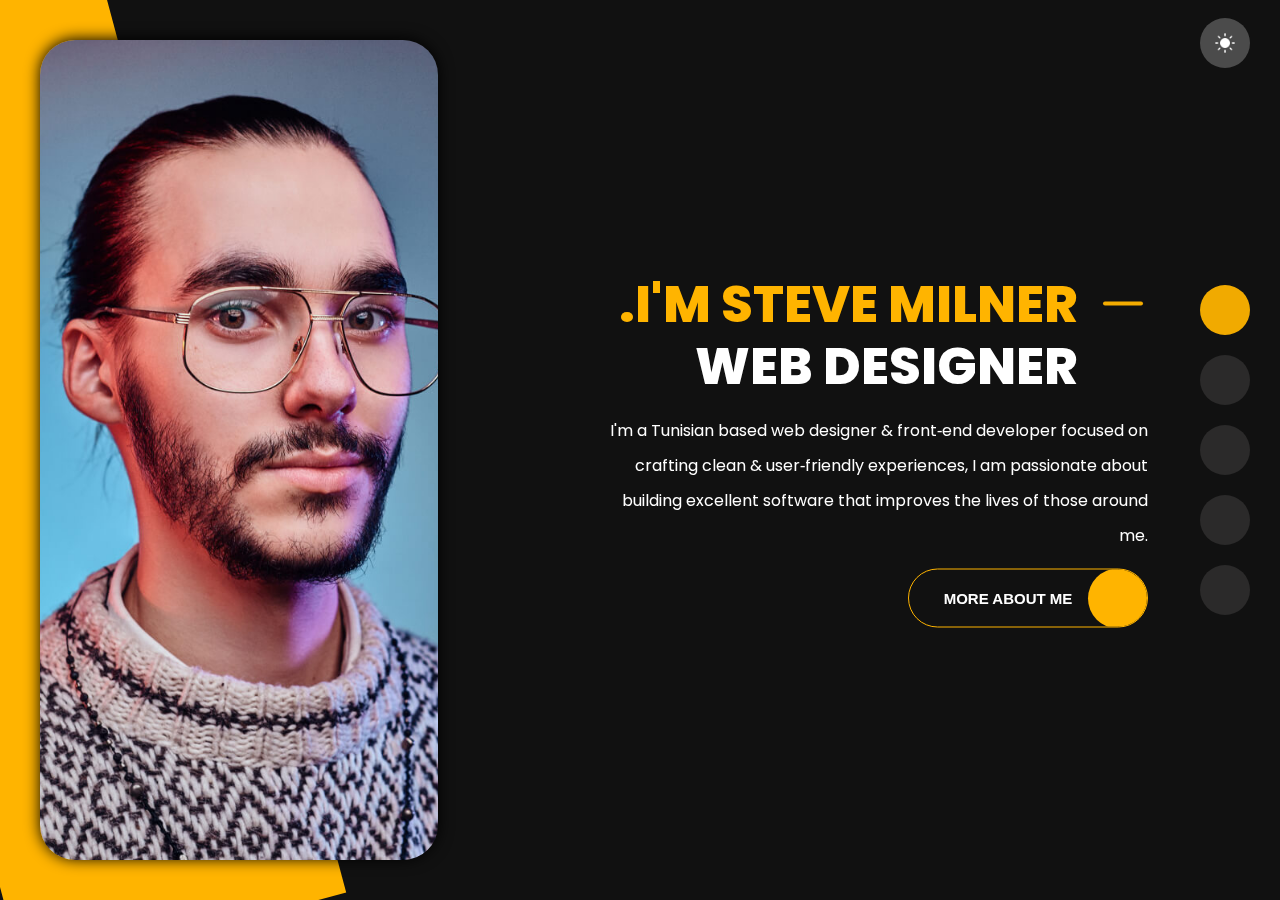
<file: index.html>
<!DOCTYPE html>
<html lang="en">
<head>
    <meta charset="UTF-8">
    <meta name="viewport" content="width=device-width, initial-scale=1.0">
    <title>Netlify: Home</title>
    <link rel="shortcut icon" href="assets/images/favicon.ico" type="image/x-icon">
    <link rel="stylesheet" href="https://cdnjs.cloudflare.com/ajax/libs/font-awesome/6.4.2/css/all.min.css" integrity="sha512-z3gLpd7yknf1YoNbCzqRKc4qyor8gaKU1qmn+CShxbuBusANI9QpRohGBreCFkKxLhei6S9CQXFEbbKuqLg0DA==" crossorigin="anonymous" referrerpolicy="no-referrer" />
    <link rel="stylesheet" href="assets/css/style.css">
    <link rel="stylesheet" href="assets/css/responsive.css">
    
</head>
<body>

    <!--=== switch_handle===-->
    <div id="switch_handle">
        <div class="img_box">
            <div class="img"></div>
        </div>
    </div>
    <!--=== #Navigation===-->
    <div id="nav">




            <!--=== list===-->
        <ul>
            <li class="bg_fill">
                <a href="index.html">
                    <h2>Home</h2>
                <i class="fa fa-home"></i>

            </a></li>
            <li><a href="about.html">
                <h2>about</h2>
                <i class="fa fa-user"></i>
            </a></li>
            <li><a href="portfolio.html">
                <h2>portfolio</h2>
                <i class="fa fa-briefcase"></i>
            </a></li>
            <li><a href="contact.html">
                <h2>contact</h2>
                <i class="fa fa-envelope-open"></i>
            </a></li>
            <li><a href="blog.html">
                <h2>blog</h2>
                <i class="fa fa-comments"></i></a></li>
        </ul>
    </div>

    <!--=== #HOME===-->
    <div id="home">
        <div class="block"></div>

        <div class="container">
            <!--=== left_section===-->
            <div class="left_section">
                <div class="img_box">
                    <div class="img"></div>
                </div>
            </div>
            <!--=== right_section===-->

            <div class="right_section">
                <div class="info_box">
                    <h1><span>.i'm steve milner</span> <br> web designer</h1>
                    <p>
                        I'm a Tunisian based web designer & front‑end developer focused on crafting clean & user‑friendly experiences, I am passionate about building excellent software that improves the lives of those around me.
                        </p>
                        <button>
                            <span>more about me</span>
                            <div class="icon_box fa fa-arrow-right">
                                
                            </div>
                        </button>
                </div>
            </div>
        </div>
    </div>

</body>
</html>
</file>
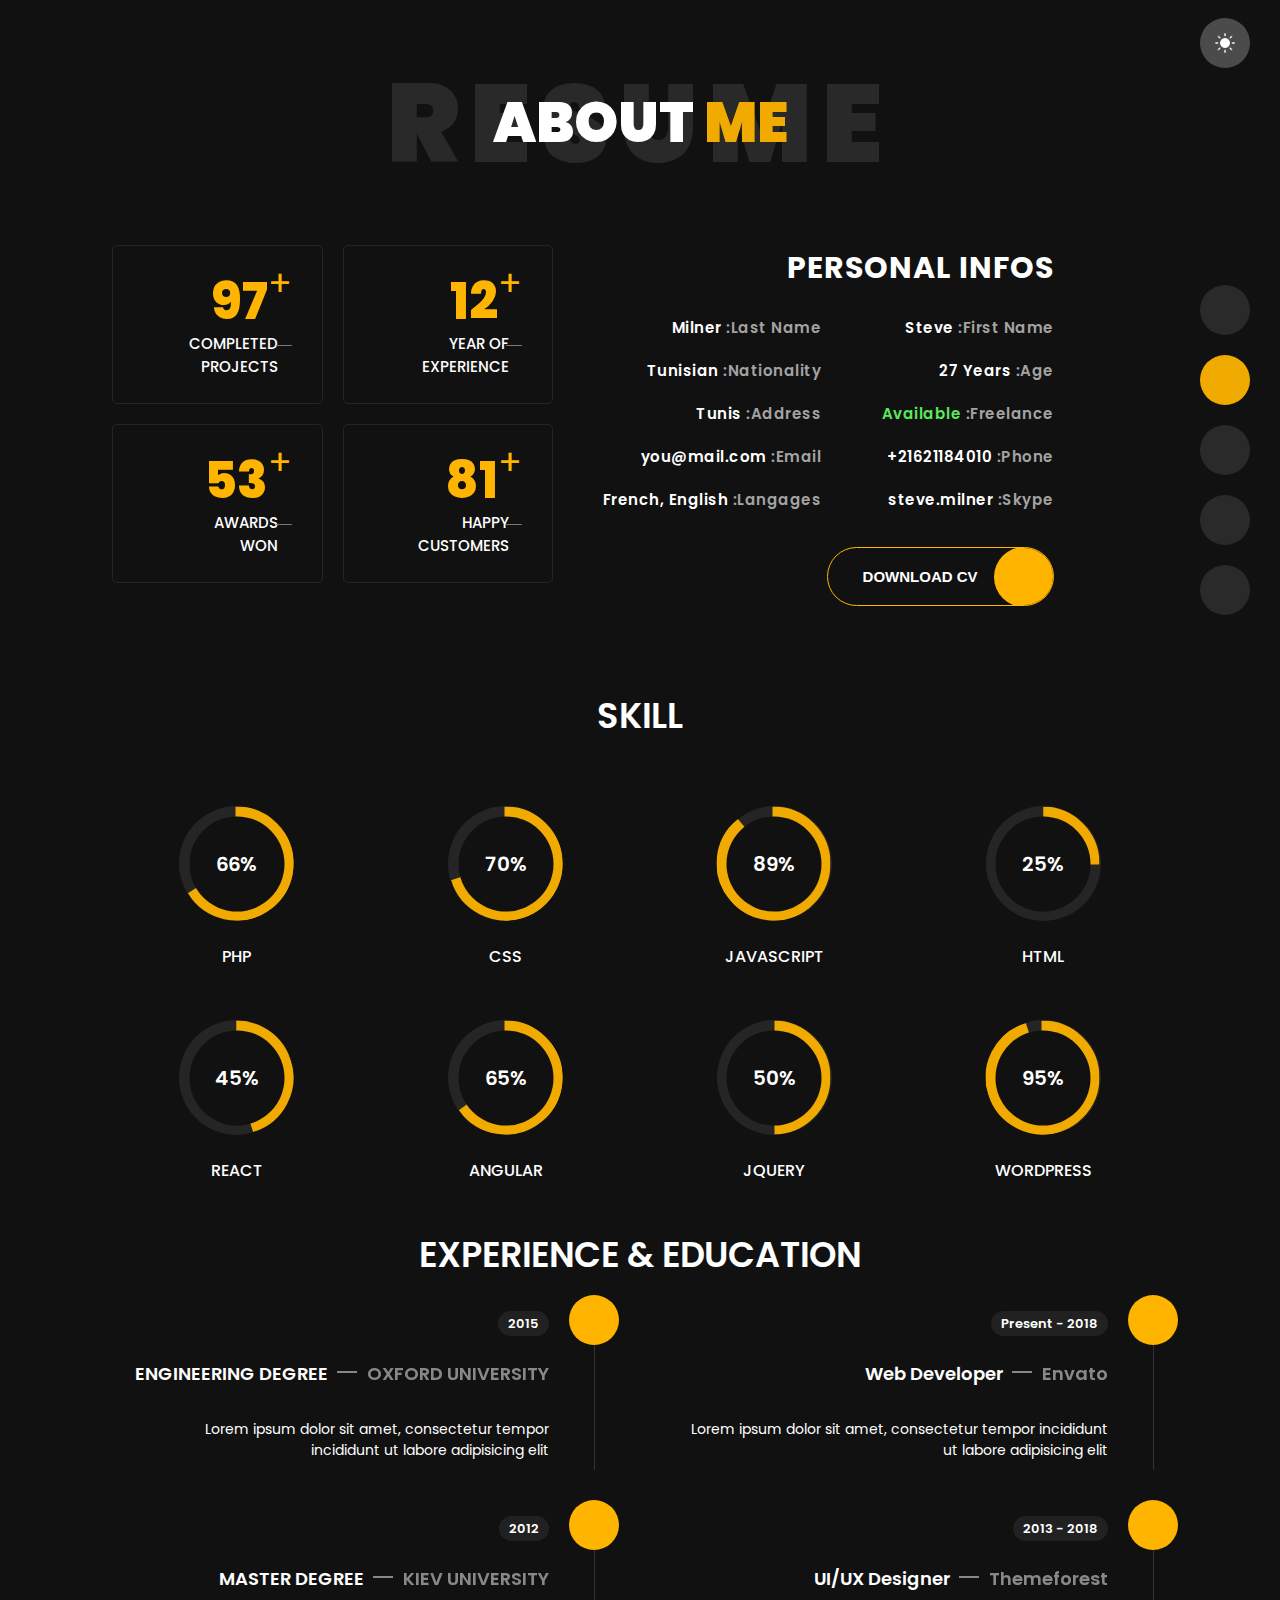
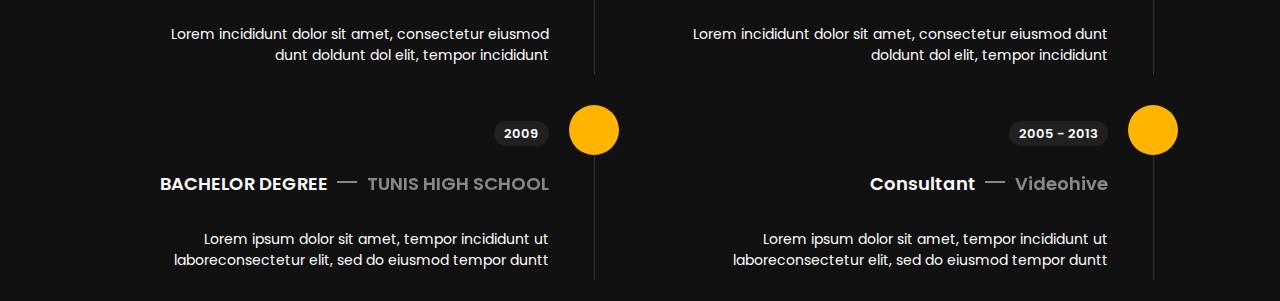
<file: about.html>
<!DOCTYPE html>
<html lang="en">

<head>
    <meta charset="UTF-8">
    <meta name="viewport" content="width=device-width, initial-scale=1.0">
    <title>Netlify: Home</title>

    <link rel="shortcut icon" href="assets/images/favicon.ico" type="image/x-icon">
    <link rel="stylesheet" href="https://cdnjs.cloudflare.com/ajax/libs/font-awesome/6.4.2/css/all.min.css"
        integrity="sha512-z3gLpd7yknf1YoNbCzqRKc4qyor8gaKU1qmn+CShxbuBusANI9QpRohGBreCFkKxLhei6S9CQXFEbbKuqLg0DA=="
        crossorigin="anonymous" referrerpolicy="no-referrer" />
    <link rel="stylesheet" href="assets/css/style.css">
    <link rel="stylesheet" href="assets/css/responsive.css">
</head>

<body>
     <!--=== switch_handle===-->
     <div id="switch_handle">
        <div class="img_box">
            <div class="img"></div>
        </div>
    </div>

    <!--=== #Navigation===-->
    <div id="nav">


       

        <!--=== list===-->
        <ul>
            <li class="">
                <a href="index.html">
                    <h2>Home</h2>
                    <i class="fa fa-home"></i>

                </a>
            </li>
            <li class="bg_fill"><a href="about.html">
                    <h2>about</h2>
                    <i class="fa fa-user"></i>
                </a></li>
            <li><a href="portfolio.html">
                    <h2>portfolio</h2>
                    <i class="fa fa-briefcase"></i>
                </a></li>
            <li><a href="contact.html">
                    <h2>contact</h2>
                    <i class="fa fa-envelope-open"></i>
                </a></li>
            <li><a href="blog.html">
                    <h2>blog</h2>
                    <i class="fa fa-comments"></i>
                </a></li>
        </ul>
    </div>


    <!--=== #about===-->
    <div id="about">

    <!--=== heading===-->
        <div class="heading">
            <h1>About <span>me</span></h1>
            <span class="bg_title">Resume</span>
        </div>

    <!--=== personal_info===-->
        <div class="personal_info">
            <div class="left_section">
                <div class="outer_box">
                    <div class="box">
                        <h2>97<span>+</span></h2>
                        <p>
                            completed projects
                        </p>
                    </div>

                </div>
                <div class="outer_box">
                    <div class="box">
                        <h2>12<span>+</span></h2>
                        <p>
                            year of experience
                        </p>
                    </div>

                </div>
                <div class="outer_box">
                    <div class="box">
                        <h2>53<span>+</span></h2>
                        <p>
                            awards won
                        </p>
                    </div>

                </div>
                <div class="outer_box">
                    <div class="box">
                        <h2>81<span>+</span></h2>
                        <p>
                            happy customers
                        </p>
                    </div>

                </div>
            </div>
            <div class="right_section">
                <h2>personal infos</h2>
                <ul>
                    <li>
                        Milner <span>:Last Name</span>
                    </li>
                    <li>
                        Steve <span>:First Name</span>
                    </li>
                    <li>
                        Tunisian <span>:Nationality</span>
                    </li>
                    <li>
                        27 Years <span>:Age</span>
                    </li>
                    <li>
                        Tunis <span>:Address</span>
                    </li>
                    <li style="color: #5be85b;">
                        Available <span>:Freelance</span>
                    </li>
                    <li>
                        you@mail.com <span>:Email</span>
                    </li>
                    <li>
                        +21621184010 <span>:Phone</span>
                    </li>
                    <li>
                        French, English <span>:Langages</span>
                    </li>




                    <li>
                        steve.milner <span>:Skype</span>
                    </li>
                </ul>
                <button>
                    <span>download cv</span>
                    <span class="icon_box fa fa-download"></span>

            </div>
            </button>
        </div>


        <!--=== skill===-->
        <div class="skill">

            <h2>skill</h2>

           <div class="container">
            <div class="box">
                <div class="slice">
                    <span>66%</span>

                    <div class="cover c_66">
                        <div class="bar"></div>
                    <div class="fill"></div>
                    </div>
                </div>
                <h3>PHP</h3>
                
            </div>
            <div class="box">
                <div class="slice">
                    <span>70%</span>
                    <div class="cover c_70">
                        <div class="bar"></div>
                    <div class="fill"></div>
                    </div>
                </div>
                <h3>css</h3>
                
            </div>
            <div class="box">
                <div class="slice">
                    <span>89%</span>

                    <div class="cover c_89">
                        <div class="bar"></div>
                    <div class="fill"></div>
                    </div>
                </div>
                <h3>javascript</h3>
            </div>
            <div class="box">
                <div class="slice">
                    <span>25%</span>

                    <div class="cover blow_50 c_25">
                        <div class="bar"></div>
                    <div class="fill"></div>
                    </div>
                </div>
                <h3>HTML</h3>
                
            </div>
            <div class="box">
                <div class="slice">
                    <span>45%</span>

                    <div class="cover blow_50 c_45">
                        <div class="bar"></div>
                    <div class="fill"></div>
                    </div>
                </div>
                <h3>react</h3>
                
            </div>
            <div class="box">
                <div class="slice">
                    <span>65%</span>

                    <div class="cover c_65 ">
                        <div class="bar"></div>
                    <div class="fill"></div>
                    </div>
                </div>
                <h3>angular</h3>
                
            </div>
            <div class="box">
                <div class="slice">
                    <span>50%</span>

                    <div class="cover blow_50 c_50">
                        <div class="bar"></div>
                    <div class="fill"></div>
                    </div>
                </div>
                <h3>jquery</h3>
                
            </div>
            <div class="box">
                <div class="slice">
                    <span>95%</span>

                    <div class="cover c_95">
                        <div class="bar"></div>
                    <div class="fill"></div>
                    </div>
                </div>
                <h3>wordpress</h3>
                
            </div>
            
           </div>
        </div>
    <!--=== experiance===-->
        <div class="experiance">
            <h2>EXPERIENCE & EDUCATION</h2>

            <ul>
                <li>
                    <div class="icon">
                        <i class="fa fa-briefcase"></i>
                    </div>
                    <span class="dates">2015</span>
                    <h3>ENGINEERING DEGREE <span>OXFORD UNIVERSITY</span> </h3>
                    <p>
                        Lorem ipsum dolor sit amet, consectetur tempor incididunt ut labore adipisicing elit</p>
                </li>
                <li>
                    <div class="icon">
                        <i class="fa fa-briefcase"></i>
                    </div>
                    <span class="dates"> Present  - 2018</span>
                    <h3> Web Developer <span>Envato</span> </h3>
                    <p>  Lorem ipsum dolor sit amet, consectetur tempor incididunt ut labore
                        adipisicing elit</p>
                </li>
                <li>
                    <div class="icon">
                        <i class="fa fa-briefcase"></i>
                    </div>
                    <span class="dates">2012</span>
                    <h3>MASTER DEGREE <span>KIEV UNIVERSITY</span> </h3>
                    <p>Lorem incididunt dolor sit amet, consectetur eiusmod dunt doldunt dol
                        elit, tempor incididunt</p>
                </li>
                <li>
                    <div class="icon">
                        <i class="fa fa-briefcase"></i>
                    </div>
                    <span class="dates">2013 - 2018</span>
                    <h3> UI/UX Designer <span>Themeforest</span> </h3>
                    <p>Lorem incididunt dolor sit amet, consectetur eiusmod dunt doldunt dol
                        elit, tempor incididunt</p>
                </li>
                <li>
                    <div class="icon">
                        <i class="fa fa-briefcase"></i>
                    </div>
                    <span class="dates">2009</span>
                    <h3>BACHELOR DEGREE <span>TUNIS HIGH SCHOOL</span> </h3>
                    <p>Lorem ipsum dolor sit amet, tempor incididunt ut laboreconsectetur
                        elit, sed do eiusmod tempor duntt</p>
                </li>
                <li>
                    <div class="icon">
                        <i class="fa fa-briefcase"></i>
                    </div>
                    <span class="dates">2005 - 2013</span>
                    <h3>Consultant <span>Videohive</span> </h3>
                    <p>Lorem ipsum dolor sit amet, tempor incididunt ut laboreconsectetur
                        elit, sed do eiusmod tempor duntt</p>
                </li>
                
            </ul>
        </div>
    </div>


</body>

</html>
</file>
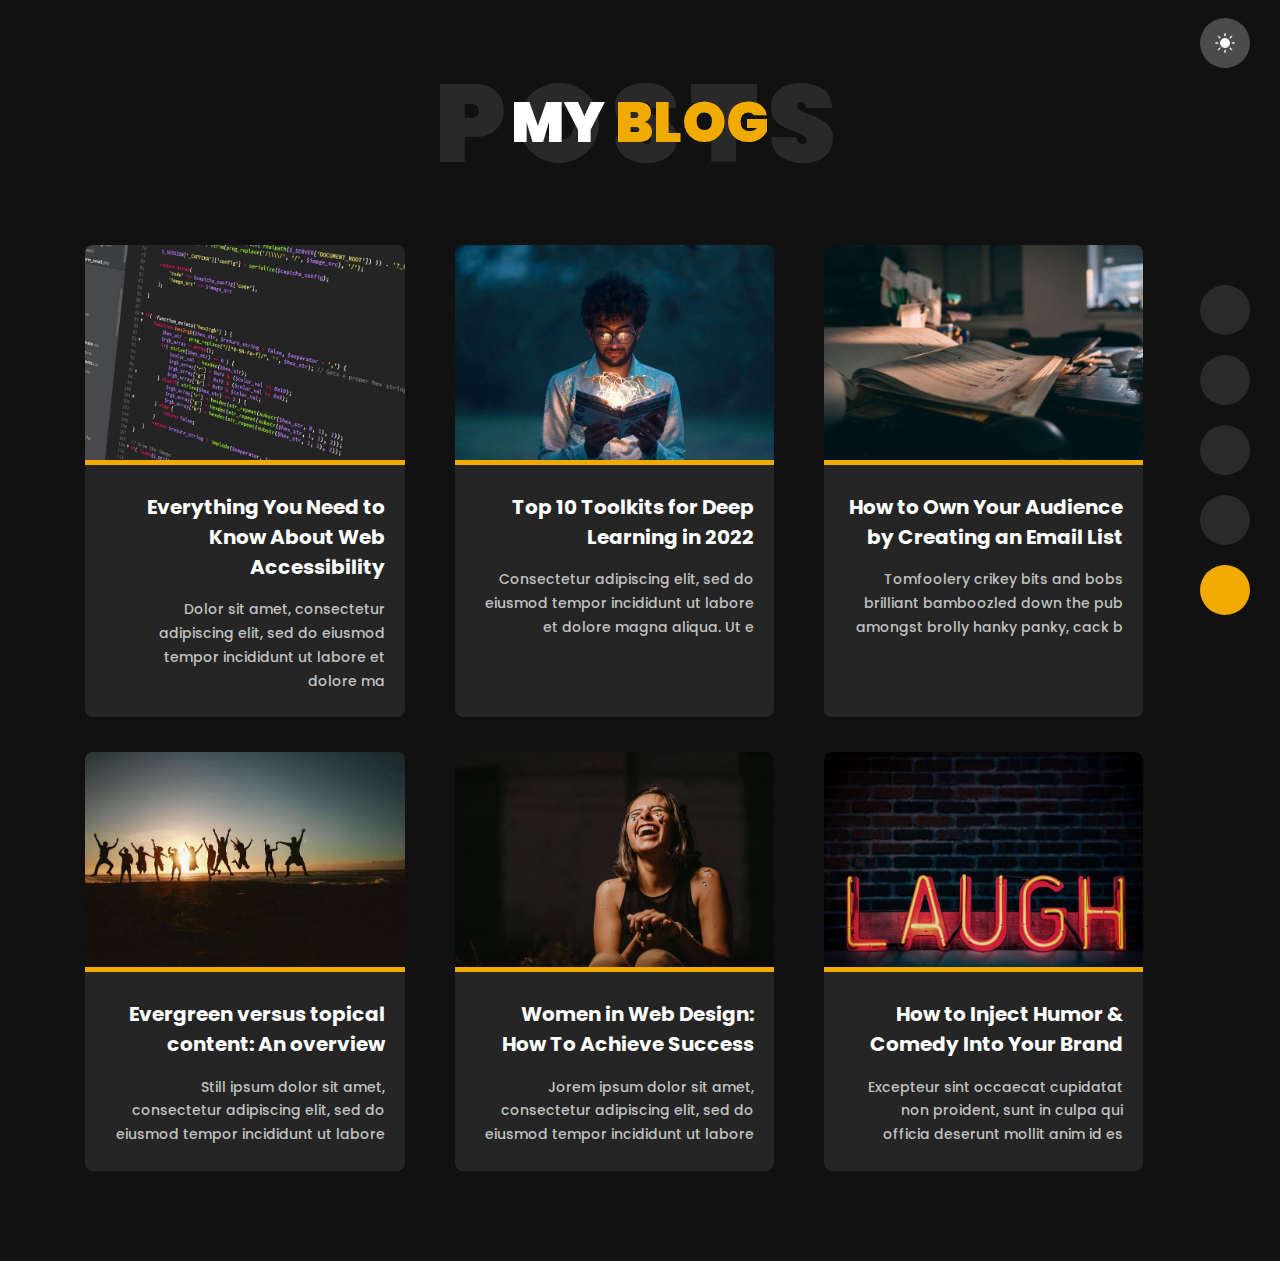
<file: blog.html>
<!DOCTYPE html>
<html lang="en">

<head>
    <meta charset="UTF-8">
    <meta name="viewport" content="width=device-width, initial-scale=1.0">
    <title>Netlify: Home</title>
    <link rel="shortcut icon" href="assets/images/favicon.ico" type="image/x-icon">
    <link rel="stylesheet" href="https://cdnjs.cloudflare.com/ajax/libs/font-awesome/6.4.2/css/all.min.css"
        integrity="sha512-z3gLpd7yknf1YoNbCzqRKc4qyor8gaKU1qmn+CShxbuBusANI9QpRohGBreCFkKxLhei6S9CQXFEbbKuqLg0DA=="
        crossorigin="anonymous" referrerpolicy="no-referrer" />
    <link rel="stylesheet" href="assets/css/style.css">
    <link rel="stylesheet" href="assets/css/responsive.css">
</head>

<body>
      <!--=== switch_handle===-->
      <div id="switch_handle">
        <div class="img_box">
            <div class="img"></div>
        </div>
    </div>
    <!--=== #Navigation===-->
    <div id="nav">


      


        <!--=== list===-->
        <ul>
            <li class="">
                <a href="index.html">
                    <h2>Home</h2>
                    <i class="fa fa-home"></i>

                </a>
            </li>
            <li class=""><a href="about.html">
                    <h2>about</h2>
                    <i class="fa fa-user"></i>
                </a></li>
            <li><a href="portfolio.html">
                    <h2>portfolio</h2>
                    <i class="fa fa-briefcase"></i>
                </a></li>
            <li><a href="contact.html">
                    <h2>contact</h2>
                    <i class="fa fa-envelope-open"></i>
                </a></li>
            <li class="bg_fill"><a href="blog.html">
                    <h2>blog</h2>
                    <i class="fa fa-comments"></i>
                </a></li>
        </ul>
    </div>


    <!--=== #Blog===-->
    <div id="blog">

    <!--=== heading===-->
        <div class="heading">
            <h1>my <span>blog</span></h1>
            <span class="bg_title">posts</span>
        </div>

    <!--=== blog_container===-->
        <div class="blog_container">

    <!--=== card===-->
            <div class="card">
                <div class="top_img">
                    <div class="img"></div>
                </div>
                <div class="info">
                    <h2>
                        Everything You Need to Know About Web Accessibility
                    </h2>
                    <p>
                        Dolor sit amet, consectetur adipiscing elit, sed do eiusmod tempor incididunt ut labore et
                        dolore ma</p>
                </div>
            </div>
            <div class="card">
                <div class="top_img">
                    <div class="img" style="background-image: url(assets/images/blog/img2.jpg);"></div>
                </div>
                <div class="info">
                    <h2>
                        Top 10 Toolkits for Deep Learning in 2022
                    </h2>
                    <p>
                        Consectetur adipiscing elit, sed do eiusmod tempor incididunt ut labore et dolore magna aliqua. Ut e</p>
                </div>
            </div>
            <div class="card">
                <div class="top_img">
                    <div class="img" style="background-image: url(assets/images/blog/img3.jpg);"></div>
                </div>
                <div class="info">
                    <h2>
                        How to Own Your Audience by Creating an Email List
                    </h2>
                    <p>
                        Tomfoolery crikey bits and bobs brilliant bamboozled down the pub amongst brolly hanky panky, cack b</p>
                </div>
            </div>
            <div class="card">
                <div class="top_img">
                    <div class="img" style="background-image: url(assets/images/blog/img4.jpg);"></div>
                </div>
                <div class="info">
                    <h2>
                        Evergreen versus topical content: An overview
                    </h2>
                    <p>
                        Still ipsum dolor sit amet, consectetur adipiscing elit, sed do eiusmod tempor incididunt ut labore </p>
                </div>
            </div>
            <div class="card">
                <div class="top_img">
                    <div class="img" style="background-image: url(assets/images/blog/img5.jpg);"></div>
                </div>
                <div class="info">
                    <h2>
                        Women in Web Design: How To Achieve Success
                    </h2>
                    <p>Jorem ipsum dolor sit amet, consectetur adipiscing elit, sed do eiusmod tempor incididunt ut labore </p>
                </div>
            </div>
            <div class="card">
                <div class="top_img">
                    <div class="img" style="background-image: url(assets/images/blog/img6.jpg);"></div>
                </div>
                <div class="info">
                    <h2>
                        How to Inject Humor & Comedy Into Your Brand
                    </h2>
                    <p>
                        Excepteur sint occaecat cupidatat non proident, sunt in culpa qui officia deserunt mollit anim id es</p>
                </div>
            </div>
        </div>
    </div>
</body>

</html>
</file>
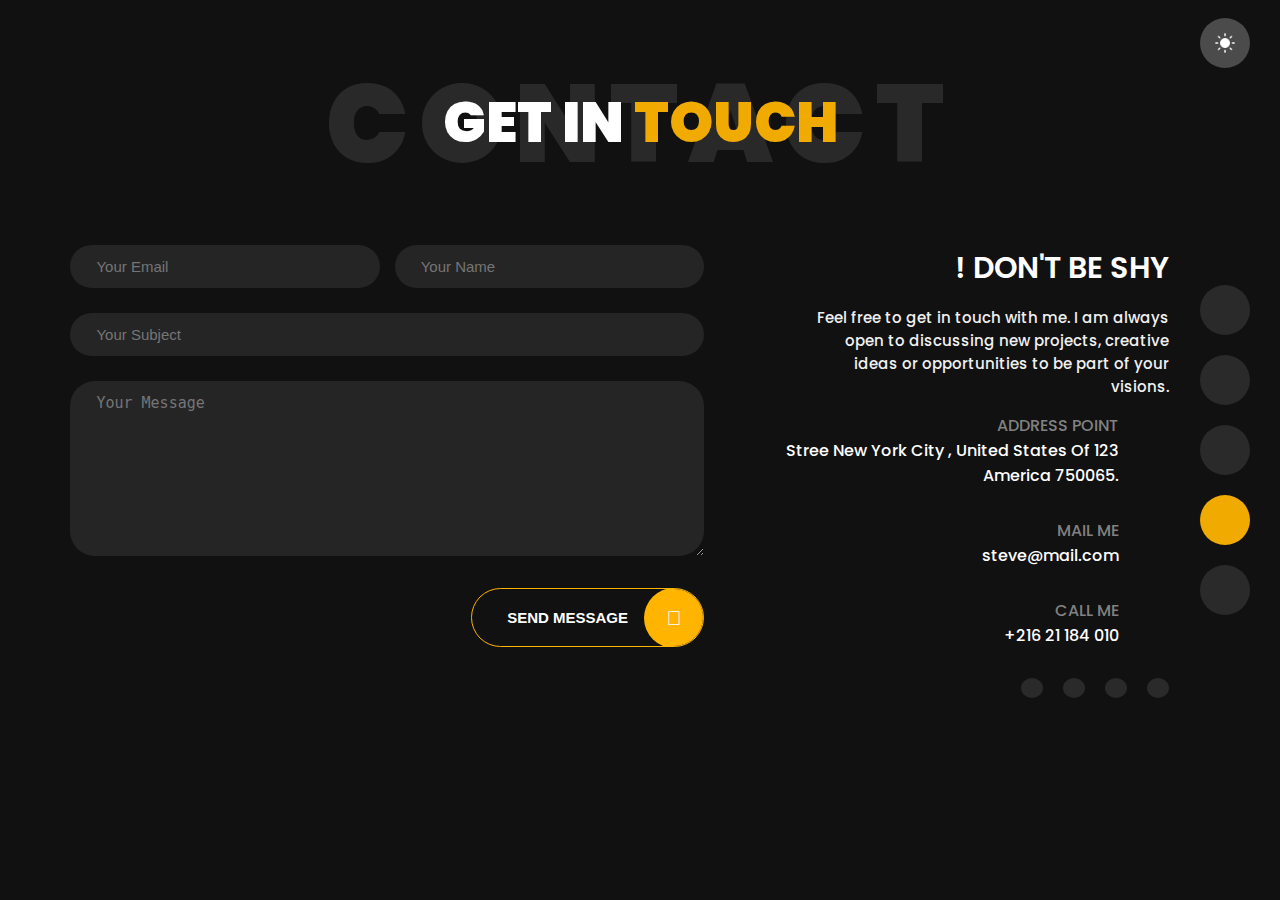
<file: contact.html>
<!DOCTYPE html>
<html lang="en">
<head>
    <meta charset="UTF-8">
    <meta name="viewport" content="width=device-width, initial-scale=1.0">
    <title>Netlify: Home</title>
    <link rel="shortcut icon" href="assets/images/favicon.ico" type="image/x-icon">
    <link rel="stylesheet" href="https://cdnjs.cloudflare.com/ajax/libs/font-awesome/6.4.2/css/all.min.css" integrity="sha512-z3gLpd7yknf1YoNbCzqRKc4qyor8gaKU1qmn+CShxbuBusANI9QpRohGBreCFkKxLhei6S9CQXFEbbKuqLg0DA==" crossorigin="anonymous" referrerpolicy="no-referrer" />
    <link rel="stylesheet" href="assets/css/style.css">
    <link rel="stylesheet" href="assets/css/responsive.css">
</head>
<body>
    
        <!--=== switch_handle===-->
        <div id="switch_handle">
            <div class="img_box">
                <div class="img"></div>
            </div>
        </div>
     <!--=== #Navigation===-->
     <div id="nav">




        <!--=== list===-->
    <ul>
        <li class="">
            <a href="index.html">
                <h2>Home</h2>
            <i class="fa fa-home"></i>

        </a></li>
        <li class=""><a href="about.html">
            <h2>about</h2>
            <i class="fa fa-user"></i>
        </a></li>
        <li><a href="portfolio.html">
            <h2>portfolio</h2>
            <i class="fa fa-briefcase"></i>
        </a></li>
        <li class="bg_fill"><a href="contact.html">
            <h2>contact</h2>
            <i class="fa fa-envelope-open"></i>
        </a></li>
        <li><a href="blog.html">
            <h2>blog</h2>
            <i class="fa fa-comments"></i></a></li>
    </ul>
</div>


     <!--=== #contact===-->
    <div id="contact">

        <!--=== heading===-->
        <div class="heading">
            <h1>Get in <span>touch</span></h1>
            <span class="bg_title">contact</span>
        </div>

        <main>
        <!--=== form===-->

            <form action="" method="get">
                <div class="container">
                    <div class="box">
                        <input  type="email" placeholder="your email" >
                        <input type="text" placeholder="your name">

                    </div>
                    <input type="text" placeholder="your subject">
                    <textarea name="" placeholder="your message"></textarea>
                    <button >
                        <span>send message</span>
                        <span class="icon_box fa fa-send"></span>
                    </button>
                </div>
                
            </form>

        <!--=== details===-->
            <div class="details">

                <h2>! DON'T BE SHY</h2>
                <p>Feel free to get in touch with me. I am always open to discussing new projects, creative ideas or opportunities to be part of your visions.</p>
                
                 <!--=== basic_info===-->
                <ul class="basic_info">
                    <li>
                        <span class="title">Address Point</span>
                        <span class="desc">Stree New York City , United States Of 123 America 750065.</span>
                        <i class="fa fa-map position-absolute"></i>
                    </li>
                    <li>
                        <span class="title">mail me</span>
                        <span class="desc">steve@mail.com</span>
                        <i class="fa fa-envelope-open position-absolute"></i>
                    </li>
                    <li>
                        <span class="title">call me</span>
                        <span class="desc">+216 21 184 010</span>
                        <i class="fa fa-phone-square position-absolute"></i>
                    </li>
                </ul>

                        <!--=== social_icon===-->
                <ul class="social_icon">
                    <li><a href="#">
                        <i class="fa-brands fa-facebook"></i>
                    </a></li>
                    <li><a href="#">
                        <i class="fa-brands fa-twitter"></i>
                    </a></li>
                    <li><a href="#">
                        <i class="fa-brands fa-youtube"></i>
                    </a></li>
                    <li><a href="#">
                        <i class="fa-brands fa-dribbble"></i>
                    </a></li>
                </ul>
            </div>
        </main>
    </div>

</body>
</html>
</file>
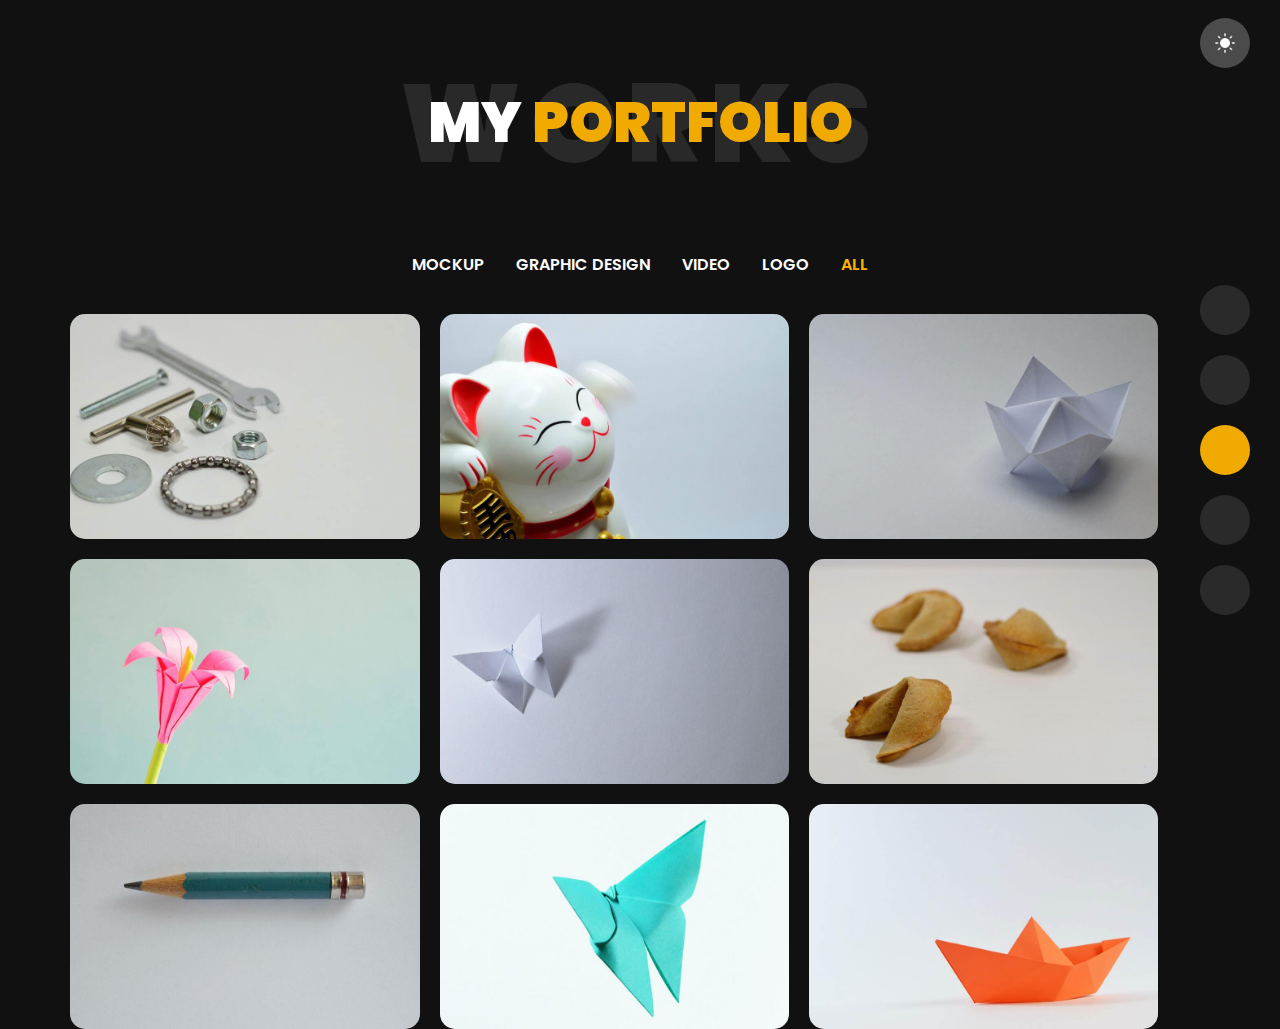
<file: portfolio.html>
<!DOCTYPE html>
<html lang="en">
<head>
    <meta charset="UTF-8">
    <meta name="viewport" content="width=device-width, initial-scale=1.0">
    <title>Netlify: Home</title>
    <link rel="shortcut icon" href="assets/images/favicon.ico" type="image/x-icon">
    <link rel="stylesheet" href="https://cdnjs.cloudflare.com/ajax/libs/font-awesome/6.4.2/css/all.min.css" integrity="sha512-z3gLpd7yknf1YoNbCzqRKc4qyor8gaKU1qmn+CShxbuBusANI9QpRohGBreCFkKxLhei6S9CQXFEbbKuqLg0DA==" crossorigin="anonymous" referrerpolicy="no-referrer" />
    <link rel="stylesheet" href="assets/css/style.css">
    <link rel="stylesheet" href="assets/css/responsive.css">
</head>
<body>
        <!--=== switch_handle===-->
        <div id="switch_handle">
            <div class="img_box">
                <div class="img"></div>
            </div>
        </div>
     <!--=== #Navigation===-->
     <div id="nav">


    


        <!--=== list===-->
    <ul>
        <li class="">
            <a href="index.html">
                <h2>Home</h2>
            <i class="fa fa-home"></i>

        </a></li>
        <li class=""><a href="about.html">
            <h2>about</h2>
            <i class="fa fa-user"></i>
        </a></li>
        <li class="bg_fill"><a href="portfolio.html">
            <h2>portfolio</h2>
            <i class="fa fa-briefcase"></i>
        </a></li>
        <li class=""><a href="contact.html">
            <h2>contact</h2>
            <i class="fa fa-envelope-open"></i>
        </a></li>
        <li><a href="blog.html">
            <h2>blog</h2>
            <i class="fa fa-comments"></i></a></li>
    </ul>
</div>


     <!--=== #portfolio===-->
    <div id="portfolio">

                 <!--=== heading===-->

        <div class="heading">
            <h1>My <span>portfolio</span></h1>
            <span class="bg_title">WORKS</span>
        </div>

        <ul class="nav">
            <li><a href="#">MOCKUP</a></li>
            <li><a href="#">GRAPHIC DESIGN</a></li>
            <li><a href="#">VIDEO</a></li>
            <li><a href="#">LOGO</a></li>
            <li class="bg_fill"><a href="#">ALL</a></li>
        </ul>

         <!--=== img_container===-->
        <div class="img_container">
            <div class="img_box">
                <div class="img">
                    <h2>SLIDER PROJECT</h2>
                </div>
            </div>
            <div class="img_box">
                <div class="img" style="background-image: url(assets/images/portfolio/img2.jpg);">
                    <h2>YOUTUBE PROJECT</h2>
                </div>
            </div>
            <div class="img_box">
                <div class="img" style="background-image: url(assets/images/portfolio/img3.jpg);">
                    <h2>MOCKUP PROJECT</h2>
                </div>
            </div>
            <div class="img_box">
                <div class="img" style="background-image: url(assets/images/portfolio/img4.jpg);">
                    <h2>MOCKUP PROJECT</h2>
                </div>
            </div>
            <div class="img_box">
                <div class="img" style="background-image: url(assets/images/portfolio/img5.jpg);">
                    <h2>saas PROJECT</h2>
                </div>
            </div>
            <div class="img_box">
                <div class="img" style="background-image: url(assets/images/portfolio/img6.jpg);">
                    <h2>LOCAL PROJECT</h2>
                </div>
            </div>
            <div class="img_box">
                <div class="img" style="background-image: url(assets/images/portfolio/img7.jpg);">
                    <h2>BEHENCE PROJECT</h2>
                </div>
            </div>
            <div class="img_box">
                <div class="img" style="background-image: url(assets/images/portfolio/img8.jpg);">
                    <h2>DRIBBLE PROJECT</h2>
                </div>
            </div>
            <div class="img_box">
                <div class="img" style="background-image: url(assets/images/portfolio/img9.jpg);">
                    <h2>FACEBOOK PROJECT</h2>
                </div>
            </div>
        </div>
    </div>
</body>
</html>
</file>
<file: assets/css/style.css>
@import url('https://fonts.googleapis.com/css2?family=Poppins:wght@200;300;400;500;600;700;800&display=swap');

::selection {
    color: rgb(255, 255, 255);
    background: #f1aa00;
}

Body {
    background-color: #111;
    margin: 0;
    font-family: "Poppins";
}

a,
a:hover,
a:active,
a:visited,
a:link {
    color: #fff;
    text-decoration: none;
}

::-webkit-scrollbar {
    width: 10px;
}

/* Track */
::-webkit-scrollbar-track {
    background: #333;
}

/* Handle */
::-webkit-scrollbar-thumb {
    width: 8px;
    background: #555;
    border-radius: 20px;
}

input[type="text"],textarea {
    width: 100%;
    box-sizing: border-box;

}
/* <!--=== #switch_handle===--> */
#switch_handle {
    position: absolute;
    display: block;
    top: 2%;
    right: 30px;
}

#switch_handle .img_box {
    background-color: #4b4b4b !important;
}

#switch_handle .img_box .img {
    position: absolute;
    display: block;
    background-image: url(../images/sun_img.png);
    background-position: center;
    background-size: contain;
    background-repeat: no-repeat;
    height: 20px;
    width: 20px;
    filter: invert(1);
}

/* <!--=== #Navigation===--> */
#nav {
    position: fixed;
    right: 0;
    top: 0;
    z-index: 1;
    bottom: 0;
    padding-right: 30px;
}

#nav ul {
    position: relative;
    margin: 0;
    padding: 0;
    top: 50%;
    transform: translateY(-50%);
}

#nav ul li {
    position: relative;
    display: block;
    padding: 10px 0;
}

#nav ul li a,
#switch_handle .img_box {
    position: relative;
    display: block;
    background-color: #2b2a2a;
    border-radius: 50%;
    height: 50px;
    width: 50px;
    transition: 0.25s ease-in-out;
}

#nav ul .bg_fill a {
    background-color: #f1aa00 !important;
}

#nav ul li a:hover {
    background-color: #feb300;
}

#nav ul li a h2 {
    position: absolute;
    background-color: #ffb400;
    color: #fff;
    right: 0;
    font-size: 15px;
    font-weight: 500;
    line-height: 50px;
    border-radius: 50px;
    margin: 0;
    padding: 0px 0px 0px 20px;
    text-transform: uppercase;
    opacity: 0;
    transition: 0.25s ease-in-out;
    visibility: hidden;
    letter-spacing: 3px;
}

#nav ul li a:hover h2 {
    opacity: 1;
    transition: 0.25s ease-in;
    visibility: visible;
    padding-right: 50px;
}

#nav ul li a i,
#switch_handle .img_box .img {
    color: #fff;
    font-size: 16px;
    position: absolute;
    left: 50%;
    top: 50%;
    transform: translate(-50%, -50%);
}

/* <!--=== #HOME===--> */

#home .block {
    background-color: #ffb400;
    position: fixed;
    width: 26%;
    top: -20%;
    bottom: -55px;
    left: -10%;
    transform: rotate(-15deg);
    z-index: -3;
}

#home .container {
    position: relative;
    display: block;
    height: 100vh;
}

#home .container .left_section {
    display: inline-block;
    width: 40%;
    height: 100%;
    vertical-align: top;
}

#home .container .left_section .img_box {
    position: relative;
    display: block;
    width: 100%;
    height: 100vh;
}

#home .container .left_section .img_box .img {
    position: absolute;
    display: block;
    background-image: url(../images/img1.jpg);
    background-position: top;
    background-size: cover;
    background-repeat: no-repeat;
    right: 10px;
    left: 40px;
    top: 40px;
    bottom: 40px;
    border-radius: 35px;
    box-shadow: 0px -1px 15px 0px #000000;
}

#home .container .right_section {
    display: inline-block;
    width: calc(60% - 5px);
    color: #fff;
    text-align: right;
    height: 100%;
}

#home .container .right_section .info_box {
    position: relative;
    padding-right: 20%;
    top: 50%;
    transform: translateY(-50%);
}

#home .container .right_section .info_box h1 {
    font-size: 51px;
    text-transform: uppercase;
    font-weight: 800;
    line-height: 62px;
    margin: 0;
    margin-right: 70px;
}

#home .container .right_section .info_box h1 span {
    color: #ffb400;
    position: relative;
}

#home .container .right_section .info_box h1 span:after {
    content: '';
    position: absolute;
    display: block;
    height: 4px;
    width: 40px;
    right: -65px;
    background: #f4ac00;
    border-radius: 10px;
    top: 50%;
    transform: translateY(-50%);
}

#home .container .right_section .info_box p {
    display: block;
    line-height: 35px;
    font-size: 16px;
    padding-left: 8%;
}

#home .container .right_section .info_box button,
#contact main form .container button,
#about .personal_info .right_section button {
    position: relative;
    display: inline-block;
    color: #fff;
    background-color: transparent;
    border: 1px solid #ffb400;
    border-radius: 50px;
    padding: 20px 35px;
    padding-right: 75px;
    overflow: hidden;
    transition: all .25s ease-in;
}

#home .container .right_section .info_box button:before,
#contact main form .container button:before,
#about .personal_info .right_section button:before {
    content: '';
    position: absolute;
    height: 100%;
    width: 100%;
    right: 0;
    top: 0;
    bottom: 0;
    left: 100%;
    background: #ffb400;
    transition: all .5s ease-in-out;
}

#home .container .right_section .info_box button:hover:before,
#contact main form .container button:hover::before,
#about .personal_info .right_section button:hover:before {
    left: 0;
    transition: all .5s ease-in-out;
}

#home .container .right_section .info_box button span,
#contact main form .container button span,
#about .personal_info .right_section button span {
    position: relative;
    font-size: 15px;
    font-weight: 600;
    text-transform: uppercase;
    color: #fff;
    z-index: 1;
}

#home .container .right_section .info_box button .icon_box,
#contact main form .container button .icon_box,
#about .personal_info .right_section button .icon_box {
    position: absolute;
    background-color: #ffb400;
    height: 60px;
    width: 60px;
    right: -1px;
    top: -1px;
    bottom: 0;
    border-radius: 50%;
}

#home .container .right_section .info_box button .icon_box:before,
#contact main form .container button .icon_box:before,
#about .personal_info .right_section button .icon_box:before {
    position: absolute;
    top: 50%;
    left: 50%;
    transform: translate(-50%, -50%);
    font-size: 20px;
}

/* <!--=== #about===--> */
#about {float: left;}

/* <!--=== All headings===--> */
#about .heading,
#portfolio .heading,
#contact .heading,
#blog .heading {
    position: relative;
    color: #fff;
    text-align: center;
    padding: 80px 0;
    text-transform: uppercase;
}

#about .heading h1,
#portfolio .heading h1,
#contact .heading h1,
#blog .heading h1 {
    font-size: 56px;
    margin: 0;
    font-weight: 900;
}

#about .heading h1 span,
#portfolio .heading h1 span,
#contact .heading h1 span,
#blog .heading h1 span {
    color: #f1aa00;
}

#about .heading .bg_title,
#portfolio .heading .bg_title,
#contact .heading .bg_title,
#blog .heading .bg_title {
    position: absolute;
    top: 50%;
    left: 50%;
    line-height: 0.7;
    transform: translate(-50%, -50%);
    font-size: 110px;
    font-weight: 900;
    z-index: -1;
    color: #ffffff1a;
    letter-spacing: 10px;
}

#about .personal_info {
    padding-bottom: 50px;
}

#about .personal_info .left_section {
    width: 44%;
    display: inline-block;
    padding: 0 8%;
    padding-right: 0;
    box-sizing: border-box;
}

#about .personal_info .left_section .outer_box {
    width: 50%;
    float: left;
    box-sizing: border-box;
    padding: 0 10px;
}

#about .personal_info .left_section .outer_box .box {
    display: inline-block;
    border: 1px solid #252525;
    padding: 20px 30px;
    text-align: right;
    border-radius: 5px;
    width: 100%;
    box-sizing: border-box;
    margin-bottom: 20px;
}

#about .personal_info .left_section .outer_box .box h2 {
    font-size: 50px;
    margin: 0;
    color: #ffb400;
    font-weight: 800;
    line-height: 1;
}

#about .personal_info .left_section .outer_box .box h2 span {
    display: inline-block;
    font-size: 35px;
    font-weight: 400;
    vertical-align: text-top;
}

#about .personal_info .left_section .outer_box .box p {
    position: relative;
    color: #fff;
    display: inline-block;
    padding-right: 9%;
    margin: 5px 0;
    text-transform: uppercase;
    font-weight: 500;
    font-size: 15px;
    width: 93px;
}

#about .personal_info .left_section .outer_box .box p:before {
    content: '';
    position: absolute;
    height: 1px;
    width: 15%;
    background: #777;
    border-radius: 25px;
    right: 0;
    top: 13px;
}

#about .personal_info .right_section {
    display: inline-block;
    text-align: right;
    width: 38%;
    color: #fff;
    vertical-align: top;
}

#about .personal_info .right_section h2 {
    margin-top: 0;
    font-size: 30px;
    text-transform: uppercase;
    letter-spacing: 1px;
}

#about .personal_info .right_section ul {
    display: grid;
    grid-template-columns: auto auto;
    padding: 0;
    gap: 0 25px;
}

#about .personal_info .right_section ul li {
    font-weight: 600;
    font-size: 15px;
    padding-bottom: 20px;
    position: relative;
    display: block;
    letter-spacing: 0.5px;
}

#about .personal_info .right_section ul li span {
    color: #a3a3a3;
}

/* <!--=== skill===--> */

#about .skill .container {
    padding: 0 8%;
    box-sizing: border-box;
}

#about .skill .container .box {
    width: 25%;
    text-align: center;
    padding-top: 35px;
    FLOAT: LEFT;
}

#about .skill .container .box .slice {
    position: relative;
    display: inline-block;
    height: 115px;
    width: 115px;
    background: #252525;
    border-radius: 50%;
}

#about .skill .container .box .slice:after {
    content: '';
    position: absolute;
    width: 95px;
    height: 95px;
    top: 50%;
    left: 50%;
    transform: translate(-50%, -50%);
    border-radius: 50%;
    background-color: #111;
}

#about .skill .container .box .slice span {
    position: absolute;
    top: 50%;
    left: 50%;
    transform: translate(-50%, -50%);
    z-index: 2;
    font-size: 20px;
    font-weight: 600;
}

#about .skill .container .box .slice .cover {
    position: absolute;
    top: 50%;
    left: 50%;
    transform: translate(-50%, -50%);
    height: 115px;
    width: 115px;
    clip: rect(auto, auto, auto, auto);
}

#about .skill .container .box .slice .cover .bar,
#about .skill .container .box .slice .cover .fill {
    position: absolute;
    height: 90px;
    width: 90px;
    clip: rect(0, 57.5px, 115px, 0);
    border: 12px solid #f1aa00;
    transform: rotate(180deg);
    border-radius: 50%;
}

#about .skill .container .box h3 {
    text-transform: uppercase;
    font-weight: 500;
    font-size: 16px;
}

#about .skill .container .box .slice .cover .fill {
    transform: rotate(2deg);
}

#about .skill .container .box .slice .cover.blow_50 {
    clip: rect(0em, 115px, 115px, 57.5px);
}

#about .skill .container .box .slice .cover.c_66 .fill {
    transform: rotate(237.6deg);
}

#about .skill .container .box .slice .cover.c_70 .fill {
    transform: rotate(252deg);
}

#about .skill .container .box .slice .cover.c_89 .fill {
    transform: rotate(320.4deg);
}

#about .skill .container .box .slice .cover.c_45 .bar {
    transform: rotate(162deg);
}

#about .skill .container .box .slice .cover.c_25 .bar {
    transform: rotate(90deg);
}

#about .skill .container .box .slice .cover.c_65 .fill {
    transform: rotate(234deg);
}

#about .skill .container .box .slice .cover.c_50 .fill {
    transform: rotate(0deg);
}

#about .skill .container .box .slice .cover.c_95 .fill {
    transform: rotate(342deg);
}

/* <!--=== experiance===--> */
#about .experiance,
#about .skill {
    text-align: center;
    color: #fff;
    float: left;
    width: 100%;
}

#about .experiance h2,
#about .skill h2 {
    font-size: 35px;
    font-weight: 600;
    text-transform: uppercase;
}

#about .experiance ul {
    display: grid;
    grid-template-columns: auto auto;
    padding: 0 8%;
    gap: 40px 20px;
    text-align: right;
}

#about .experiance ul li {
    position: relative;
    padding-right: 70px;
    list-style: none;
}

#about .experiance ul li .icon {
    position: absolute;
    display: inline-block;
    right: 0;
    height: 50px;
    width: 50px;
    background: #ffb400;
    border-radius: 50%;
    top: -15px;
}

#about .experiance ul li .icon:after {
    content: '';
    position: absolute;
    width: 1px;
    height: 175px;
    background-color: #333;
    right: 48%;
    z-index: -2;
    top: 0;
}

#about .experiance ul li .icon i {
    position: absolute;
    display: inline-block;
    top: 50%;
    left: 50%;
    transform: translate(-50%, -50%);
    font-size: 20px;
}

#about .experiance ul li .dates {
    background: #212121;
    padding: 3px 10px;
    border-radius: 25px;
    font-size: 13px;
    font-weight: 600;
}

#about .experiance ul li h3 {
    font-size: 18px;
    font-weight: 600;
    margin-top: 25px;
}

#about .experiance ul li h3 span {
    opacity: 0.5;
    margin-left: 35px;
    position: relative;
}

#about .experiance ul li h3 span:before {
    content: '';
    position: absolute;
    background: #fff;
    height: 2px;
    width: 20px;
    padding: 0;
    left: -30px;
    top: 40%;
}

#about .experiance ul li p {
    font-size: 14px;
    width: 90%;
    display: inline-block;
}

/*  <!--=== #portfolio===--> */

#portfolio ul {
    display: flex;
    padding: 0;
    margin: 0;
    padding-bottom: 30px;
    justify-content: center;
    flex-wrap: wrap;
}

#portfolio ul li {
    display: inline-block;
    padding: 7px 8px;
}

#portfolio ul li a:hover {
    color: #ffb400;
}

#portfolio ul li.bg_fill a {
    color: #ffb400;
}

#portfolio ul li a {
    padding: 4px 8px;
    font-weight: 600;
    transition: all 0.3s;
}

#portfolio .img_container,
#blog .blog_container {
    position: relative;
    display: grid;
    width: 85%;
    text-align: center;
    right: 2%;
    grid-template-columns: auto auto auto;
    margin: auto;
    grid-gap: 20px;
}

#portfolio .img_container .img_box,
#blog .blog_container .card {
    height: 225px;
    overflow: hidden;
    cursor: pointer;
    box-sizing: border-box;
}

#portfolio .img_container .img_box .img {
    position: relative;
    display: block;
    background-image: url(../images/portfolio/img1.jpg);
    background-position: center;
    background-repeat: no-repeat;
    background-size: cover;
    height: 100%;
    width: 100%;
    border-radius: 15px;
    overflow: hidden;
}

#portfolio .img_container .img_box .img h2 {
    position: absolute;
    display: block;
    width: 100%;
    top: 40%;
    left: 50%;
    color: #fff;
    margin: 0;
    transform: translate(-50%, -50%);
    font-size: 17px;
    font-weight: 600;
    opacity: 0;
    transition: all .5s;
    text-transform: uppercase;
    letter-spacing: 1px;
}

#portfolio .img_container .img_box .img:hover h2 {
    opacity: 1;
    top: 50%;
}

#portfolio .img_container .img_box .img:before {
    content: '';
    position: absolute;
    height: 100%;
    width: 100%;
    left: 0;
    top: 0;
    background-color: #ffb400;
    opacity: 0;
    transition: all 0.5s;
}

#portfolio .img_container .img_box .img:hover:before {
    opacity: 1;
}

/* <!--===#contact===--> */
#contact {
    padding-bottom: 100px;
}

#contact form {
    position: relative;
    display: inline-block;
    width: 55%;
    text-align: right;
}

#contact form .container {
    width: 90%;
    float: right;
}

#contact form .container input,
#contact form .container textarea {
    background: #252525;
    border: none;
    outline: none !important;
    border-radius: 50px;
    padding: 13px 26px;
    font-size: 15px;
    font-weight: 500;
    color: #fff;
    text-transform: capitalize;
    width: 100%;
    margin-bottom: 25px;
    box-sizing: border-box;
}

#contact form .container input:focus,
#contact form .container textarea:focus {
    border: 1px solid #f1aa00;
}

#contact form .container .box {
    display: grid;
    grid-template-columns: auto auto;
    gap: 15px;
}

#contact form .container textarea {
    min-height: 175px;
    max-height: 175px;
    min-width: 100%;
    max-width: 100%;
    border-radius: 25px;
}

#contact main form .container button .icon_box:before {
    content: "";
}

#contact main .details {
    position: relative;
    display: inline-block;
    width: calc(45% - 115px);
    vertical-align: top;
    text-align: right;
    color: #fff;
}

#contact main .details h2 {
    font-size: 30px;
    margin: 0;
    font-weight: 600;
}

#contact main .details p {
    position: relative;
    display: inline-block;
    font-size: 15px;
    font-weight: 500;
    padding-left: 20%;
    color: #f0f0f0;
}

#contact main .details .basic_info {
    position: relative;
    display: block;
    margin: 0;
    padding: 0;
    padding-left: 12%;
}

#contact main .details .basic_info li {
    position: relative;
    display: block;
    padding-right: 50px;
    margin-bottom: 30px;
}

#contact main .details .basic_info li i {
    position: absolute;
    top: 50%;
    right: 0;
    font-size: 35px;
    transform: translateY(-50%);
    COLOR: #ffb400;
}

#contact main .details .basic_info li span {
    position: relative;
    display: block;
    font-weight: 500;
}

#contact main .details .basic_info li span.title {
    color: #818181;
    text-transform: uppercase;
}

#contact main .details .social_icon {
    position: relative;
    display: flex;
    padding: 0;
    justify-content: flex-end;
    flex-wrap: wrap;
}

#contact main .details .social_icon li {
    position: relative;
    display: inline-block;
    padding: 0 10px;
}

#contact main .details .social_icon a {
    position: relative;
    display: block;
    background-color: #2b2a2a;
    padding: 10px 11px;
    border-radius: 50%;
    transition: 0.3s cubic-bezier(0.23, 0.28, 0.72, 0.14);
}

#contact main .details .social_icon a:hover {
    background-color: #ffb400;
}

#contact main .details .social_icon a i {
    color: #fff;
    font-size: 20px;
    vertical-align: middle;
}

#contact main .details .social_icon li:last-child {
    padding-right: 0;
}

/* <!--=== #blog===--> */
#blog {
    padding-bottom: 75px;
}

#blog .blog_container .card {
    height: auto;
    overflow: visible;
    background-color: #252525;
    padding: 0;
    border-radius: 8px;
    overflow: hidden;
    margin: 0 15px;
    margin-bottom: 15px;
}

#blog .blog_container .card .top_img {
    width: 100%;
    position: relative;
    display: block;
    height: 215px;
    overflow: hidden;
}

#blog .blog_container .card .top_img .img {
    position: relative;
    display: block;
    background-image: url(../images/blog/img1.jpg);
    background-position: center;
    background-repeat: no-repeat;
    background-size: cover;
    height: 100%;
    width: 100%;
    overflow: hidden;
    transition: all 0.3s;
}

#blog .blog_container .card:hover .top_img .img {
    transform: scale(1.2);
}

#blog .blog_container .card .info {
    position: relative;
    display: block;
    text-align: right;
    padding: 10px 20px;
    color: #fff;
    border-top: 5px solid #f1aa00;
}

#blog .blog_container .card .info h2 {
    font-size: 20px;
    transition: all 0.5s;
}

#blog .blog_container .card:hover .info h2 {
    color: #f1aa00;
}

#blog .blog_container .card .info p {
    font-size: 14px;
    color: #c1c1c1;
    font-weight: 500;
    padding-left: 8px;
    line-height: 1.7;
}
</file>
<file: assets/css/responsive.css>
@media only screen and (min-width: 1200px) {
    #home .container .left_section {
        width: 35%;
    }

    #home .container .right_section {
        width: 64%;
    }

    #home .container .right_section .info_box {
        padding-right: 15%;
    }

    #home .container .right_section .info_box p {
        padding-left: 20%;
    }
}

@media only screen and (max-width: 1200px) {
    #home .container .right_section .info_box h1 {
        font-size: 44px;
    }

}

@media only screen and (max-width: 991px) {
    #nav {
        right: auto;
        bottom: 0;
        top: auto;
        width: 100%;
        background-color: #28292a;
        z-index: 5;
    }

    #nav ul {
        top: auto;
        transform: none;
        display: flex;
        flex-direction: row-reverse;
    }

    #nav ul li {
        float: left;
        width: 20%;
        text-align: center;
        padding: 5PX 0;
    }

    #nav ul li a {
        background: #444;
        display: inline-block;
        top: 4px;
        height: 40px;
        width: 40px;
    }

    #nav ul li a h2 {
        display: none;
    }

    #nav ul li a i,
    #switch_handle .img_box .img {
        font-size: 12px;
    }

    #home {
        padding-bottom: 62px;
    }

    #home .block {
        bottom: auto;
        width: auto;
        height: 30%;
        transform: rotate(-5deg);
        left: -5%;
        right: 0;
        top: -13%;
    }

    #home .container {
        height: auto;
    }

    #home .container .left_section {
        width: 100%;
        height: auto;
        padding: 0 10;
    }

    #home .container .left_section .img_box {
        display: block;
        max-width: 300px;
        max-height: 300px;
        padding-top: 50px;
        margin: 0 auto;
    }

    #home .container .left_section .img_box .img {
        position: relative;
        border-radius: 50%;
        border: 7px solid #252525;
        height: 100%;
        width: 100%;
        inset: auto;
        box-sizing: border-box;
    }

    #home .container .right_section {
        width: 100%;
        text-align: center;
    }

    #home .container .right_section .info_box {
        top: auto;
        transform: none;
        padding: 50px 0 50px 0;
    }

    #home .container .right_section .info_box h1 {
        margin: 0;
    }

    #home .container .right_section .info_box p {
        padding: 0 15%;
        font-size: 14px;
        display: inline-block;
    }

    #about {
        padding: 0 15px;
        padding-bottom: 50px;
    }

    #about .personal_info {
        display: flex;
        flex-direction: column-reverse;
    }

    #about .personal_info .left_section {
        width: 100%;
        padding-left: 0;
        text-align: center;
        display: grid;
        justify-content: center;
        grid-template-columns: auto auto;
        grid-gap: 20px;
    }

    #about .personal_info .right_section {
        width: 100%;
        text-align: center;
        padding-bottom: 50px;
    }

    #about .personal_info .left_section .outer_box {
        width: 100%;
        padding: 0;
    }

    #about .personal_info .left_section .outer_box .box {
    margin-bottom: 0;
}
#portfolio{
    padding-bottom: 75px;
}
#contact{
    padding: 0 10%;
}
main{display: flex;flex-direction: column-reverse;padding-bottom: 75px;}
#contact main .details{
    width: 100%;
}
#contact form{
    width: 100%;
    padding-top: 20px;
}
#contact form .container{
    width: 100%;
}
#portfolio .img_container, #blog .blog_container{
    right: 0;
}
#blog .blog_container{
    grid-template-columns:auto auto;
}
}

@media only screen and (max-width: 768px) {
    #home .container .right_section .info_box h1 {
        font-size: 35px;
        line-height: 40px;
    }

    #home .container .right_section .info_box h1 span:after {
        display: none;
    }

    #home .container .right_section .info_box p {
        padding: 0 10%;
        line-height: 30px;
    }

    #about .heading .bg_title,
    #portfolio .heading .bg_title,
    #contact .heading .bg_title,
    #blog .heading .bg_title {
        font-size: 85px;
    }

    #about .heading h1,
    #portfolio .heading h1,
    #contact .heading h1,
    #blog .heading h1 {
        font-size: 40px;
    }

    #about .skill .container .box {
        width: 33.333%;
    }

    #about .experiance ul {
        grid-template-columns: auto;
        margin: 75px 0px;
    }
    #portfolio .img_container, #blog .blog_container{
        grid-template-columns: auto auto;
    }
    #contact main .details p{
        padding-left: 0;
    }
    #contact main .details .basic_info{
        padding-left: 0;
    }
    #blog .blog_container{
        grid-template-columns:auto;
    }
}

@media only screen and (max-width: 575px) {
    #home .block {
        transform: rotate(-11deg);
        height: 23%;
        top: -9%;
    }

    #about .skill .container .box {
        width: 50%;
    }

    #about .heading .bg_title,
    #portfolio .heading .bg_title,
    #contact .heading .bg_title,
    #blog .heading .bg_title {
        display: none;
    }

    #about .experiance ul li .icon:after {
        height: 250px;
    }

    #about .personal_info .right_section ul li span {
        display: block;
    }

    #about .experiance h2,
    #about .skill h2 {
        font-size: 25px;
    }
    #about .heading, #portfolio .heading, #contact .heading, #blog .heading{
        padding: 40px 0;
    }
    #about .personal_info .right_section h2{
        font-size: 22px;
    }
    #about .heading h1, #portfolio .heading h1, #contact .heading h1, #blog .heading h1{
        font-size: 30px;
    }
    #portfolio .img_container, #blog .blog_container{
        grid-template-columns: auto;
    }
    #contact form .container .box{
        grid-template-columns: auto;
        gap: 0;
    }
    #contact main .details h2{
        font-size: 20px;
    }
    #blog .blog_container .card .info h2{
        font-size: 15px;
        max-width: 300px;
        display: inline-block;
        width: 100%;
    }
    #blog .blog_container .card .info p{
        font-size: 12px;
    }
}

@media only screen and (max-width: 400px) {
    #nav ul {
        padding: 0 15px;
    }

    #nav ul li a,
    #switch_handle .img_box {
        height: 35px;
        width: 35px;
    }

    #home .container .right_section {
        padding: 0 15px;
        box-sizing: border-box;
    }

    #home .container .left_section .img_box {
        max-width: 250px;
        max-height: 250px;
    }

    #home .container .right_section .info_box h1 {
        font-size: 28px;
    }

    #home .container .right_section .info_box p {
        padding: 0 5%;
        font-size: 12px;
        line-height: 24px;
    }

    #home .container .right_section .info_box button,
    #contact main form .container button,
    #about .personal_info .right_section button {
        padding: 15px 65px 15px 25px;
    }

    #home .container .right_section .info_box button span,
    #contact main form .container button span,
    #about .personal_info .right_section button span {
        font-size: 13px;
    }

    #home .container .right_section .info_box button .icon_box,
    #contact main form .container button .icon_box,
    #about .personal_info .right_section button .icon_box {
        height: 47px;
        width: 47px;
    }

    #home .container .right_section .info_box button .icon_box:before,
    #contact main form .container button .icon_box:before,
    #about .personal_info .right_section button .icon_box:before {
        font-size: 16px;
    }

    #about .skill .container .box .slice {
        height: 90px;
        width: 90px;
    }

    #about .skill .container .box .slice span {
        font-size: 16px;
    }

    #about .skill .container .box .slice .cover {
        width: 90px;
        height: 90px;
    }
    #about .personal_info .left_section .outer_box .box h2{
        font-size: 35px;
    }
    #about .personal_info .left_section .outer_box .box p{font-size: 14px;}
    #about .personal_info .left_section .outer_box .box{
        padding: 10px 15px;
    }
    #about .skill .container .box .slice .cover .bar,
    #about .skill .container .box .slice .cover .fill {
        height: 70px;
        width: 70px;
        border: 10px solid #f1aa00;
        clip: rect(0, 45px, 90px, 0);
    }

    #about .skill .container .box .slice:after {
        width: 70px;
        height: 70px;
    }

    #about .skill .container .box .slice .cover.blow_50 {
        clip: rect(0em, 90px, 90px, 45px);
    }

    #about .experiance ul {
        padding: 0 0;
    }
    #about .personal_info .left_section{
        grid-gap: 15px;
    }
    #about .personal_info .right_section ul li{
        font-size: 12px;
    }
    #about .heading h1, #portfolio .heading h1, #contact .heading h1, #blog .heading h1{
        font-size: 25px;
    }
}

@media only screen and (max-width: 310px){
    #about .personal_info .left_section{
        grid-template-columns: auto;
    }
    #contact main .details .social_icon li{
        padding-bottom: 15px;
    }
    #contact main .details .social_icon li:last-child{
        padding-right: 10px;
    }
}
</file>
